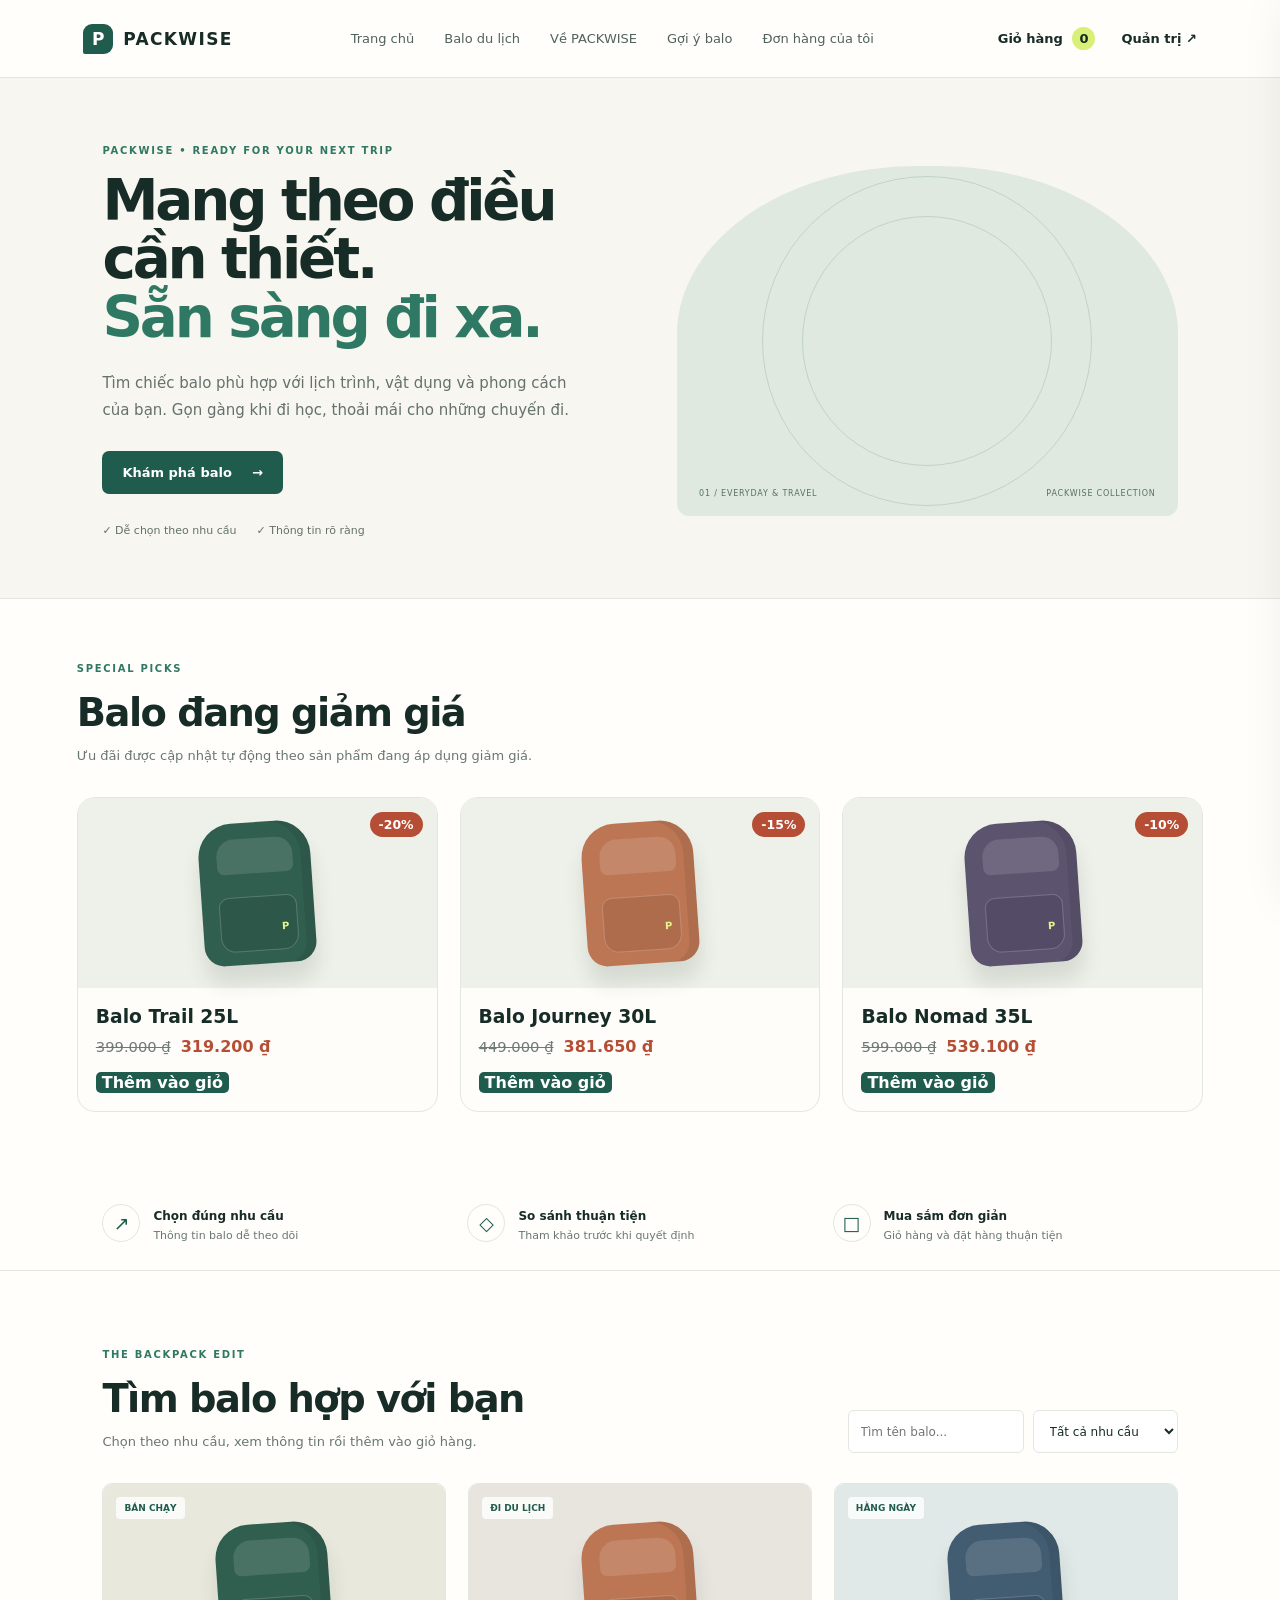
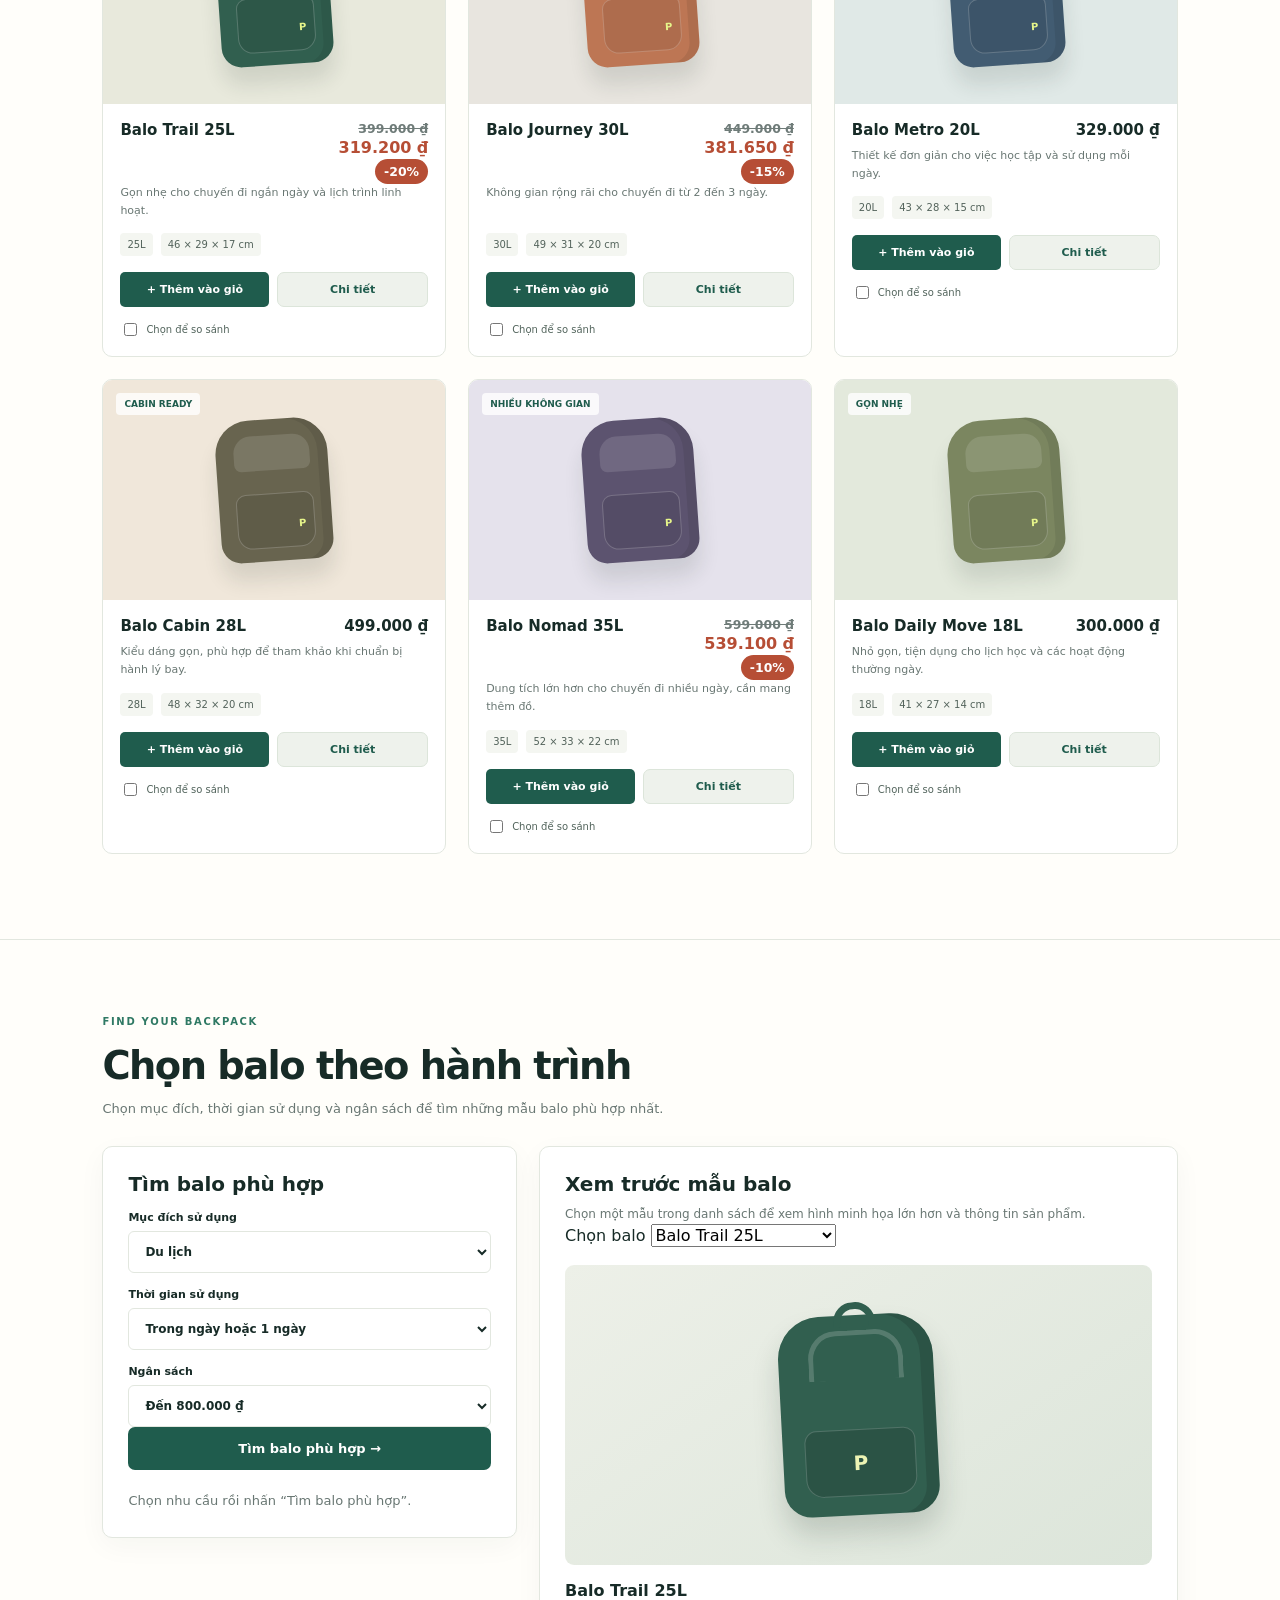
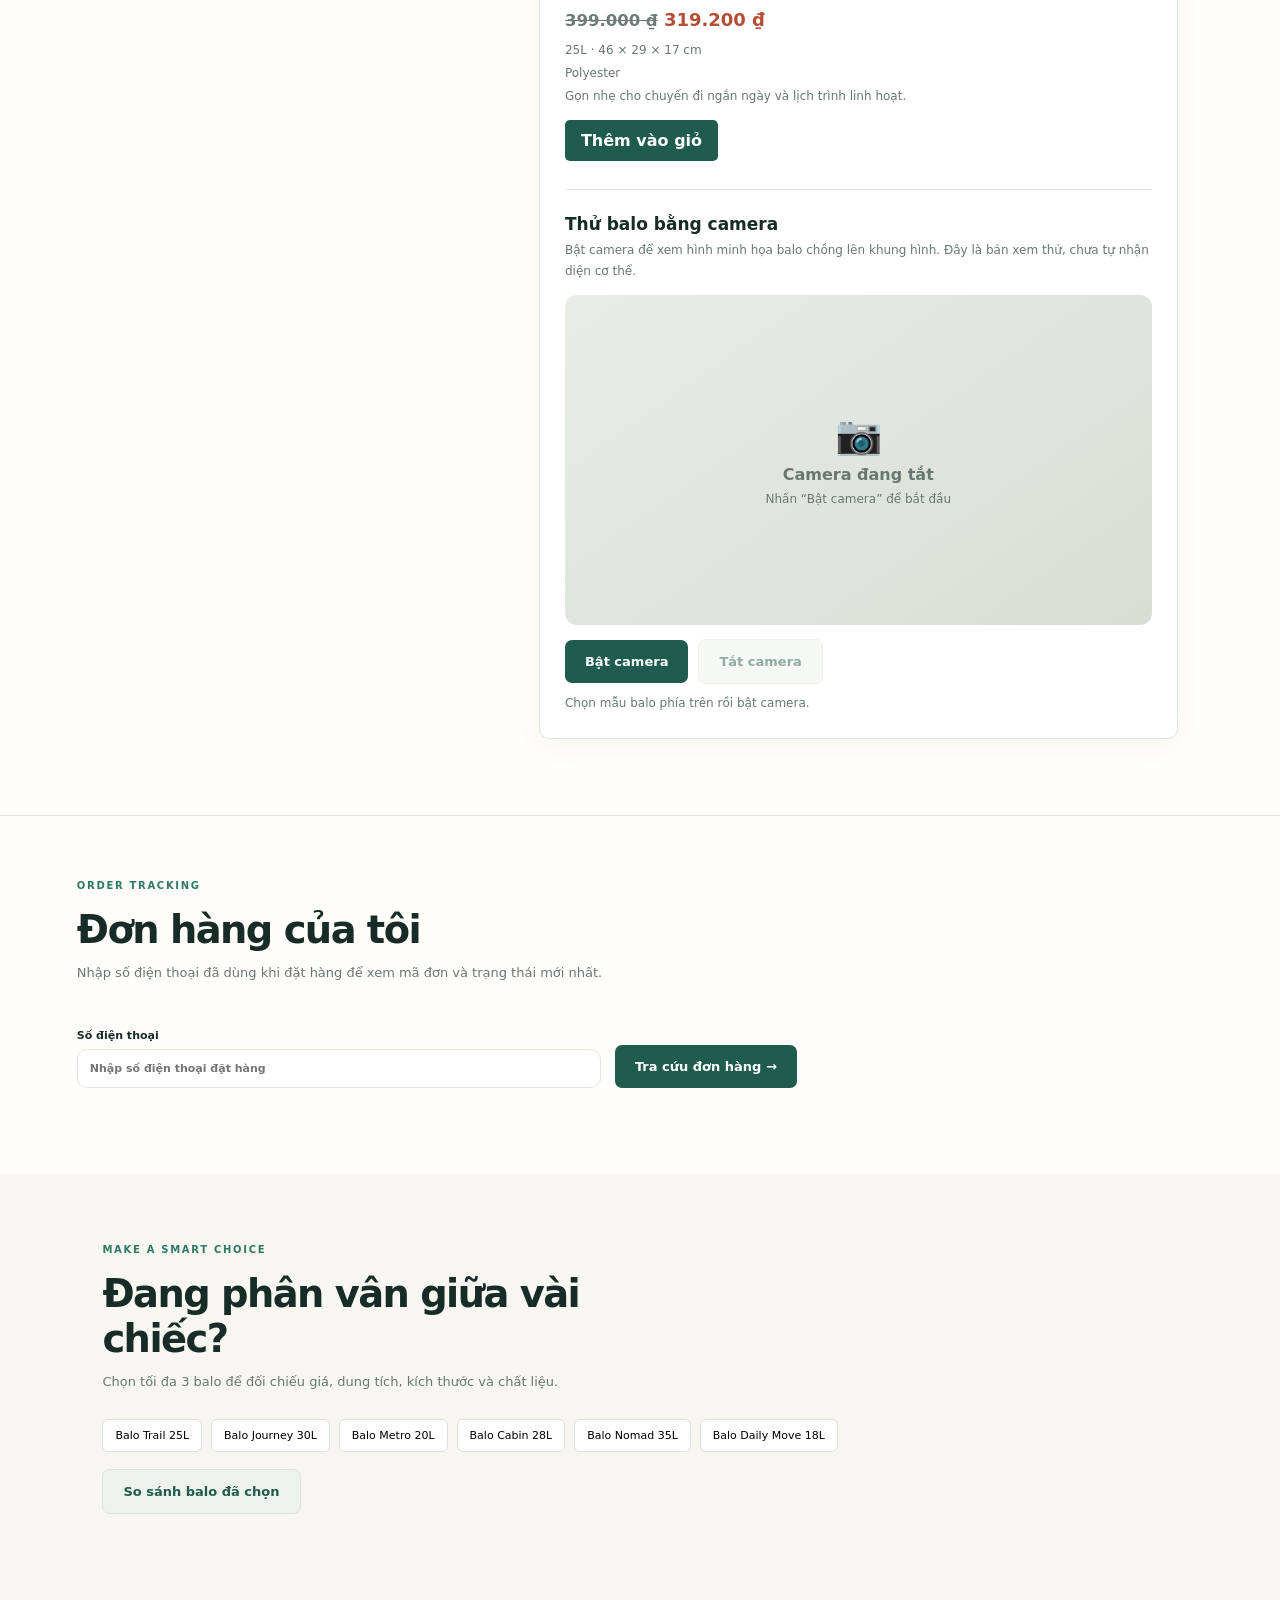
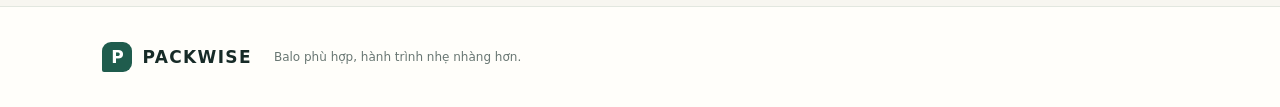
<file: index.html>
<!DOCTYPE html>
<html lang="vi">
<head>
  <meta charset="UTF-8">
  <meta name="viewport" content="width=device-width, initial-scale=1.0">
  <title>PACKWISE | Balo cho mọi hành trình</title>
  <link rel="stylesheet" href="style.css">
</head>
<body>
  <header class="site-header">
    <a class="logo" href="index.html"><span class="logo-mark">P</span> PACKWISE</a>
    <nav class="main-nav">
      <a href="#home">Trang chủ</a>
      <a href="#products">Balo du lịch</a>
      <a href="#about">Về PACKWISE</a>
      <a href="#smart-tools">Gợi ý balo</a>
      <a href="#my-orders">Đơn hàng của tôi</a>
    </nav>
    <div class="header-actions">
      <button class="icon-btn" id="cartToggle" aria-label="Mở giỏ hàng">Giỏ hàng <span id="cartCount" class="count">0</span></button>
      <a class="admin-link" href="admin.html">Quản trị ↗</a>
    </div>
  </header>

  <main>
    <section class="hero" id="home">
      <div class="hero-copy">
        <p class="eyebrow">PACKWISE • READY FOR YOUR NEXT TRIP</p>
        <h1>Mang theo điều cần thiết.<br><span>Sẵn sàng đi xa.</span></h1>
        <p class="hero-desc">Tìm chiếc balo phù hợp với lịch trình, vật dụng và phong cách của bạn. Gọn gàng khi đi học, thoải mái cho những chuyến đi.</p>
        <a class="primary-btn" href="#products">Khám phá balo <span>→</span></a>
        <div class="hero-notes"><span>✓ Dễ chọn theo nhu cầu</span><span>✓ Thông tin rõ ràng</span></div>
      </div>
      <div class="hero-visual">
        <div class="hero-bubble bubble-one"></div><div class="hero-bubble bubble-two"></div>
        <div class="hero-product">
          <div class="bag-shape"><div class="bag-pocket"></div><div class="bag-strap left"></div><div class="bag-strap right"></div><div class="bag-handle"></div></div>
          <div class="hero-sticker">GO<br>LIGHT.</div>
        </div>
        <div class="visual-caption"><span>01 / EVERYDAY & TRAVEL</span><span>PACKWISE COLLECTION</span></div>
      </div>
    </section>

    <section class="sale-section" id="sale">
      <div class="section-heading"><div><p class="eyebrow">SPECIAL PICKS</p><h2>Balo đang giảm giá</h2><p class="muted">Ưu đãi được cập nhật tự động theo sản phẩm đang áp dụng giảm giá.</p></div></div>
      <div class="sale-grid" id="saleProducts"></div>
    </section>

    <section class="benefits" id="about">
      <div><span class="benefit-icon">↗</span><div><strong>Chọn đúng nhu cầu</strong><p>Thông tin balo dễ theo dõi</p></div></div>
      <div><span class="benefit-icon">◇</span><div><strong>So sánh thuận tiện</strong><p>Tham khảo trước khi quyết định</p></div></div>
      <div><span class="benefit-icon">□</span><div><strong>Mua sắm đơn giản</strong><p>Giỏ hàng và đặt hàng thuận tiện</p></div></div>
    </section>

    <section class="products-section" id="products">
      <div class="section-heading">
        <div><p class="eyebrow">THE BACKPACK EDIT</p><h2>Tìm balo hợp với bạn</h2><p class="muted">Chọn theo nhu cầu, xem thông tin rồi thêm vào giỏ hàng.</p></div>
        <div class="product-tools">
          <input id="searchInput" type="search" placeholder="Tìm tên balo..." aria-label="Tìm tên balo">
          <select id="categoryFilter" aria-label="Lọc theo nhu cầu"><option value="all">Tất cả nhu cầu</option><option value="travel">Du lịch</option><option value="daily">Hằng ngày</option><option value="air">Đi máy bay</option></select>
        </div>
      </div>
      <div class="product-grid" id="productGrid"></div>
      <div class="empty-state hidden" id="emptyState">Không tìm thấy sản phẩm phù hợp. Thử từ khóa khác nha.</div>
    </section>


    <section class="smart-tools-section" id="smart-tools">
      <div class="section-heading smart-tools-heading">
        <div>
          <p class="eyebrow">FIND YOUR BACKPACK</p>
          <h2>Chọn balo theo hành trình</h2>
          <p class="muted">Chọn mục đích, thời gian sử dụng và ngân sách để tìm những mẫu balo phù hợp nhất.</p>
        </div>
      </div>
      <div class="smart-tools-grid">
        <section class="smart-tool-card" aria-labelledby="recommendTitle">
          <h3 id="recommendTitle">Tìm balo phù hợp</h3>
          <form id="recommendForm">
            <label>Mục đích sử dụng
              <select name="purpose" required>
                <option value="travel">Du lịch</option>
                <option value="daily">Đi học / hằng ngày</option>
                <option value="air">Đi máy bay</option>
              </select>
            </label>
            <label>Thời gian sử dụng
              <select name="duration" required>
                <option value="short">Trong ngày hoặc 1 ngày</option>
                <option value="weekend">2–3 ngày</option>
                <option value="long">Từ 4 ngày trở lên</option>
              </select>
            </label>
            <label>Ngân sách
              <select name="budget" required>
                <option value="500000">Dưới 500.000 ₫</option>
                <option value="800000" selected>Đến 800.000 ₫</option>
                <option value="1000000">Đến 1.000.000 ₫</option>
                <option value="999999999">Không giới hạn ngân sách</option>
              </select>
            </label>
            <button class="primary-btn full-btn" type="submit">Tìm balo phù hợp →</button>
          </form>
          <div id="recommendResults" class="recommend-results" aria-live="polite">
            <p class="muted">Chọn nhu cầu rồi nhấn “Tìm balo phù hợp”.</p>
          </div>
        </section>

        <section class="smart-tool-card preview-card" aria-labelledby="previewTitle">
          <h3 id="previewTitle">Xem trước mẫu balo</h3>
          <p class="muted">Chọn một mẫu trong danh sách để xem hình minh họa lớn hơn và thông tin sản phẩm.</p>
          <label>Chọn balo
            <select id="previewProductSelect" aria-label="Chọn balo để xem trước">
              <option value="">Đang tải sản phẩm...</option>
            </select>
          </label>
          <div class="product-preview-stage" id="productPreviewStage" aria-live="polite">
            <div class="preview-bag-art" id="previewBagArt" style="--bag:#315f4f">
              <div class="preview-bag-handle"></div>
              <div class="preview-bag-pocket"><span>P</span></div>
            </div>
          </div>
          <div class="preview-product-info" id="previewProductInfo">
            <p class="muted">Chọn balo để xem thông tin.</p>
          </div>
          <div class="ar-preview-panel" aria-labelledby="arPreviewTitle">
            <div class="ar-preview-heading">
              <h4 id="arPreviewTitle">Thử balo bằng camera</h4>
              <p class="muted">Bật camera để xem hình minh họa balo chồng lên khung hình. Đây là bản xem thử, chưa tự nhận diện cơ thể.</p>
            </div>
            <div class="ar-camera-stage" id="arCameraStage">
              <video id="arCameraVideo" autoplay playsinline muted></video>
              <div class="ar-camera-placeholder" id="arCameraPlaceholder"><span>📷</span><p>Camera đang tắt</p><small>Nhấn “Bật camera” để bắt đầu</small></div>
              <div class="ar-bag-overlay" id="arBagOverlay" aria-hidden="true"><div class="ar-bag-handle"></div><div class="ar-bag-pocket"><span>P</span></div></div>
            </div>
            <div class="ar-camera-actions"><button type="button" class="primary-btn" id="arStartCamera">Bật camera</button><button type="button" class="secondary-btn" id="arStopCamera" disabled>Tắt camera</button><span id="arCameraMessage" class="muted" aria-live="polite">Chọn mẫu balo phía trên rồi bật camera.</span></div>
          </div>
        </section>
      </div>
    </section>

    <section class="order-lookup-section" id="my-orders">
      <div class="section-heading"><div><p class="eyebrow">ORDER TRACKING</p><h2>Đơn hàng của tôi</h2><p class="muted">Nhập số điện thoại đã dùng khi đặt hàng để xem mã đơn và trạng thái mới nhất.</p></div></div>
      <form id="orderLookupForm" class="order-lookup-form"><label>Số điện thoại<input name="phone" required inputmode="tel" placeholder="Nhập số điện thoại đặt hàng"></label><button class="primary-btn" type="submit">Tra cứu đơn hàng →</button></form>
      <div id="orderLookupResults" class="order-lookup-results" aria-live="polite"></div>
    </section>

    <section class="compare-section">
      <div class="compare-intro"><p class="eyebrow">MAKE A SMART CHOICE</p><h2>Đang phân vân giữa vài chiếc?</h2><p class="muted">Chọn tối đa 3 balo để đối chiếu giá, dung tích, kích thước và chất liệu.</p></div>
      <div id="comparePicker" class="compare-picker"></div>
      <button class="secondary-btn" id="compareBtn">So sánh balo đã chọn</button>
      <div id="compareResult" class="compare-result"></div>
    </section>
  </main>

  <footer class="footer"><a class="logo" href="#home"><span class="logo-mark">P</span> PACKWISE</a><p>Balo phù hợp, hành trình nhẹ nhàng hơn.</p></footer>

  <div class="drawer-backdrop hidden" id="drawerBackdrop"></div>
  <aside class="cart-drawer" id="cartDrawer" aria-label="Giỏ hàng">
    <div class="drawer-head"><div><p class="eyebrow">YOUR BAG</p><h2>Giỏ hàng</h2></div><button class="close-btn" id="closeCart" aria-label="Đóng giỏ hàng">×</button></div>
    <div id="cartItems" class="cart-items"></div>
    <div class="cart-bottom"><div class="total-row"><span>Tạm tính</span><strong id="cartTotal">0 ₫</strong></div><button class="primary-btn full-btn" id="checkoutBtn">Tiến hành đặt hàng →</button></div>
  </aside>

  <div class="modal-backdrop hidden" id="checkoutModal">
    <div class="modal">
      <button class="close-btn modal-close" id="closeCheckout" aria-label="Đóng">×</button>
      <p class="eyebrow">ONE LAST STEP</p><h2>Thông tin đặt hàng</h2>
      <form id="checkoutForm">
        <label>Họ và tên<input name="customerName" required placeholder="Nhập họ tên"></label>
        <label>Số điện thoại<input name="phone" required inputmode="tel" placeholder="Nhập số điện thoại"></label>
        <label>Địa chỉ nhận hàng<textarea name="address" required rows="2" placeholder="Số nhà, đường, phường..."></textarea></label>
        <div class="coupon-box"><label>Mã giảm giá<select id="couponSelect" name="coupon"><option value="">Không sử dụng mã</option><option value="PACK10">PACK10 — giảm 10%</option><option value="PACK15">PACK15 — giảm 15%</option><option value="PACK20">PACK20 — giảm 20%</option></select></label><button class="secondary-btn" id="applyCouponBtn" type="button">Áp dụng mã</button><p id="couponMessage" class="muted" aria-live="polite">Chọn mã rồi nhấn “Áp dụng mã”.</p></div>
        <div class="checkout-totals"><div><span>Tạm tính</span><strong id="checkoutSubtotal">0 ₫</strong></div><div><span>Giảm giá mã</span><strong id="checkoutDiscount">0 ₫</strong></div><div class="checkout-final"><span>Thành tiền</span><strong id="checkoutTotal">0 ₫</strong></div></div>
        <button class="primary-btn full-btn" type="submit">Xác nhận đơn hàng</button>
      </form>
      
    </div>
  </div>
  <div class="toast" id="toast" role="status"></div>
  <script src="script.js"></script>
</body>
</html>
</file>
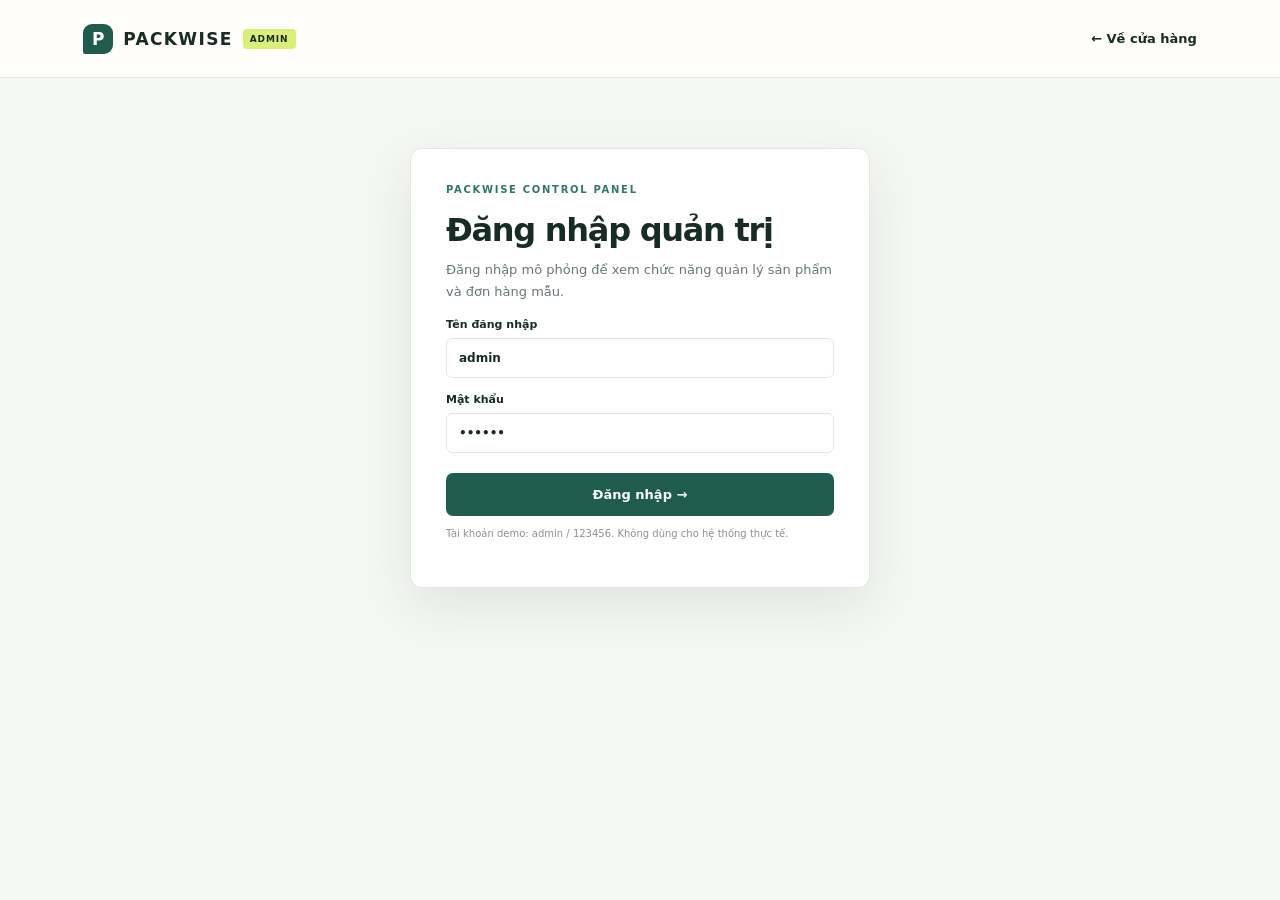
<file: admin.html>
<!DOCTYPE html>
<html lang="vi">
<head>
  <meta charset="UTF-8"><meta name="viewport" content="width=device-width, initial-scale=1.0">
  <title>Quản trị | PACKWISE</title><link rel="stylesheet" href="style.css">
</head>
<body class="admin-body">
  <header class="site-header admin-header"><a class="logo" href="index.html"><span class="logo-mark">P</span> PACKWISE <span class="admin-tag">ADMIN</span></a><a class="admin-link" href="index.html">← Về cửa hàng</a></header>
  <main class="admin-main">
    <section class="login-card" id="loginPanel">
      <p class="eyebrow">PACKWISE CONTROL PANEL</p><h1>Đăng nhập quản trị</h1><p class="muted">Đăng nhập mô phỏng để xem chức năng quản lý sản phẩm và đơn hàng mẫu.</p>
      <form id="loginForm"><label>Tên đăng nhập<input name="username" required value="admin"></label><label>Mật khẩu<input name="password" type="password" required value="123456"></label><button class="primary-btn full-btn" type="submit">Đăng nhập →</button></form>
      <p class="tiny-note">Tài khoản demo: admin / 123456. Không dùng cho hệ thống thực tế.</p>
    </section>
    <section id="adminPanel" class="hidden">
      <div class="admin-title"><div><p class="eyebrow">CONTROL PANEL</p><h1>Quản lý PACKWISE</h1><p class="muted">Dữ liệu mẫu được lưu trong trình duyệt này.</p></div><button class="secondary-btn" id="logoutBtn">Đăng xuất</button></div>
      <div class="admin-stats"><div><span>Sản phẩm đang hiển thị</span><strong id="visibleProducts">0</strong></div><div><span>Đơn hàng mẫu</span><strong id="orderCount">0</strong></div><div><span>Giá trị đơn hàng mẫu</span><strong id="orderValue">0 ₫</strong></div></div>
      <div class="admin-columns">
        <section class="admin-card"><h2 id="formTitle">Thêm sản phẩm</h2><form id="productForm">
          <input type="hidden" name="id"><label>Tên sản phẩm<input name="name" required placeholder="Ví dụ: Balo Trek 30L"></label>
          <div class="form-row"><label>Giá bán (₫)<input name="price" type="number" min="0" required placeholder="690000"></label><label>Dung tích (L)<input name="capacity" type="number" min="1" required placeholder="25"></label></div>
          <div class="form-row"><label>Kích thước<input name="size" required placeholder="48 × 30 × 18 cm"></label><label>Chất liệu<input name="material" required placeholder="Polyester"></label></div>
          <label>Nhóm nhu cầu<select name="category"><option value="travel">Du lịch</option><option value="daily">Hằng ngày</option><option value="air">Đi máy bay</option></select></label>
          <label>Mô tả<textarea name="description" rows="2" placeholder="Mô tả ngắn về sản phẩm"></textarea></label>
          <div class="form-row"><button class="primary-btn" type="submit">Lưu sản phẩm</button><button class="secondary-btn" type="button" id="resetProductForm">Làm mới</button></div>
        </form></section>
        <section class="admin-card"><h2>Danh sách sản phẩm</h2><div id="adminProductList" class="admin-product-list"></div></section>
      </div>
      <section class="admin-card orders-card"><h2>Đơn hàng mô phỏng</h2><div id="adminOrders"></div></section>
    </section>
  </main>
  <div class="toast" id="toast" role="status"></div><script src="script.js"></script>
</body></html>
</file>
<file: style.css>
:root{--ink:#172b27;--green:#1f5c4d;--green2:#2f7964;--lime:#d8f078;--cream:#f7f6f0;--paper:#fffefa;--muted:#697773;--line:#e2e7df;--orange:#f3a66c;--shadow:0 18px 50px rgba(25,54,45,.09)}
*{box-sizing:border-box}html{scroll-behavior:smooth}body{margin:0;background:var(--paper);color:var(--ink);font-family:Inter,ui-sans-serif,system-ui,-apple-system,"Segoe UI",sans-serif}a{color:inherit;text-decoration:none}button,input,select,textarea{font:inherit}button{cursor:pointer}.site-header{height:78px;padding:0 6.5%;display:flex;align-items:center;justify-content:space-between;border-bottom:1px solid var(--line);background:rgba(255,254,250,.94);gap:24px;position:sticky;top:0;z-index:10;backdrop-filter:blur(12px)}.logo{font-weight:900;letter-spacing:.08em;display:flex;align-items:center;gap:10px;font-size:17px;white-space:nowrap}.logo-mark{width:30px;height:30px;display:grid;place-items:center;background:var(--green);color:white;border-radius:9px 9px 9px 2px;letter-spacing:0}.main-nav{display:flex;gap:30px;color:#51625c;font-size:13px}.main-nav a:hover,.admin-link:hover{color:var(--green2)}.header-actions{display:flex;align-items:center;gap:20px}.icon-btn{border:0;background:none;color:var(--ink);font-weight:700;font-size:13px}.count{display:inline-grid;place-items:center;background:var(--lime);width:23px;height:23px;border-radius:50%;margin-left:5px}.admin-link{font-size:13px;font-weight:750;white-space:nowrap}.hero{padding:64px 8% 58px;display:grid;grid-template-columns:1.02fr .98fr;align-items:center;gap:5%;min-height:520px;background:var(--cream);overflow:hidden}.eyebrow{font-size:10px;letter-spacing:.17em;font-weight:850;color:var(--green2);margin:0 0 16px}.hero h1{font-size:clamp(36px,4.4vw,64px);line-height:1.04;letter-spacing:-.055em;margin:0;max-width:610px}.hero h1 span{color:var(--green2)}.hero-desc{font-size:15px;line-height:1.8;color:#64716c;max-width:475px;margin:23px 0 27px}.primary-btn,.secondary-btn{display:inline-flex;align-items:center;justify-content:center;gap:20px;padding:14px 20px;border:0;border-radius:7px;background:var(--green);color:white;font-weight:750;font-size:13px;transition:.2s}.primary-btn:hover{background:var(--green2);transform:translateY(-1px)}.secondary-btn{background:#eef2ec;color:var(--green);border:1px solid #dce5da}.secondary-btn:hover{background:#e2eadf}.hero-notes{display:flex;gap:20px;margin-top:30px;color:#63716a;font-size:11px}.hero-visual{min-height:350px;position:relative;background:#dfe9df;border-radius:48% 48% 12px 12px;display:grid;place-items:center;overflow:hidden}.hero-bubble{position:absolute;border-radius:50%;border:1px solid rgba(31,92,77,.16)}.bubble-one{width:330px;height:330px}.bubble-two{width:250px;height:250px}.hero-product{position:relative;width:230px;height:270px;display:grid;place-items:center;filter:drop-shadow(0 24px 14px rgba(21,53,43,.2))}.bag-shape{width:175px;height:218px;position:relative;background:linear-gradient(130deg,#315f4f,#173d33);border-radius:58px 58px 32px 32px;transform:rotate(-5deg);box-shadow:inset -16px 0 0 rgba(0,0,0,.1),inset 8px 0 0 rgba(255,255,255,.09)}.bag-shape:before{content:"";position:absolute;left:24px;right:24px;top:24px;height:52px;border-radius:24px 24px 12px 12px;background:#477966;border:1px solid rgba(255,255,255,.14)}.bag-pocket{position:absolute;left:24px;right:24px;bottom:23px;height:87px;background:#285342;border-radius:15px 15px 23px 23px;border:1px solid rgba(255,255,255,.13)}.bag-pocket:after{content:"P";position:absolute;right:13px;top:15px;color:#d8f078;font-weight:900;font-size:15px}.bag-strap{position:absolute;top:63px;width:20px;height:138px;background:#1b4437;border-radius:15px;z-index:-1}.bag-strap.left{left:-10px;transform:rotate(7deg)}.bag-strap.right{right:-10px;transform:rotate(-7deg)}.bag-handle{position:absolute;width:48px;height:28px;border:7px solid #214b3c;border-bottom:0;border-radius:20px 20px 0 0;top:-17px;left:64px}.hero-sticker{position:absolute;right:-4px;top:30px;background:var(--lime);color:var(--green);width:65px;height:65px;display:grid;place-items:center;text-align:center;border-radius:50%;font-size:11px;font-weight:950;transform:rotate(10deg)}.visual-caption{position:absolute;bottom:18px;left:22px;right:22px;display:flex;justify-content:space-between;font-size:8px;letter-spacing:.1em;color:#577166}.benefits{padding:28px 8%;display:grid;grid-template-columns:repeat(3,1fr);gap:20px;border-bottom:1px solid var(--line)}.benefits>div{display:flex;align-items:center;gap:13px}.benefit-icon{width:38px;height:38px;border:1px solid var(--line);border-radius:50%;display:grid;place-items:center;color:var(--green);font-size:19px}.benefits strong{font-size:12px}.benefits p{font-size:11px;color:var(--muted);margin:5px 0 0}.products-section{padding:78px 8% 85px}.section-heading{display:flex;justify-content:space-between;align-items:end;gap:25px;margin-bottom:30px}.section-heading h2,.compare-intro h2{font-size:clamp(27px,3vw,39px);letter-spacing:-.04em;margin:0 0 10px}.muted{color:var(--muted);font-size:13px;line-height:1.7;margin:0}.product-tools{display:flex;gap:9px}.product-tools input,.product-tools select{height:43px;border:1px solid var(--line);border-radius:6px;padding:0 12px;background:white;color:var(--ink);font-size:12px;min-width:145px;outline-color:var(--green2)}.product-grid{display:grid;grid-template-columns:repeat(3,minmax(0,1fr));gap:22px}.product-card{border:1px solid var(--line);border-radius:10px;overflow:hidden;background:white;transition:.2s;position:relative}.product-card:hover{transform:translateY(-4px);box-shadow:var(--shadow)}.product-art{height:220px;display:grid;place-items:center;position:relative;overflow:hidden;background:#e8eee6}.product-art.tone-1{background:#e8e9dc}.product-art.tone-2{background:#e8e5df}.product-art.tone-3{background:#e0e9e7}.product-art.tone-4{background:#f0e7da}.product-art.tone-5{background:#e5e2ec}.product-art.tone-6{background:#e3e9dc}.mini-bag{position:relative;width:112px;height:142px;background:var(--bag,#315f4f);border-radius:34px 34px 20px 20px;box-shadow:inset -10px 0 rgba(0,0,0,.08),0 18px 20px rgba(30,53,43,.12);transform:rotate(-4deg)}.mini-bag:before{content:"";position:absolute;left:18px;right:18px;top:16px;height:35px;border-radius:17px 17px 7px 7px;background:rgba(255,255,255,.12)}.mini-bag:after{content:"";position:absolute;left:17px;right:17px;bottom:13px;height:53px;border-radius:10px 10px 15px 15px;border:1px solid rgba(255,255,255,.2);background:rgba(0,0,0,.08)}.mini-bag .mini-label{position:absolute;z-index:1;bottom:31px;right:26px;color:#e6f58a;font-size:10px;font-weight:900}.product-tag{position:absolute;top:13px;left:13px;background:rgba(255,255,255,.8);border-radius:4px;padding:6px 8px;font-size:9px;font-weight:800;color:var(--green)}.product-info{padding:17px}.product-topline{display:flex;justify-content:space-between;gap:8px;align-items:start}.product-info h3{font-size:15px;margin:0 0 8px}.product-price{font-size:15px;font-weight:850;white-space:nowrap}.product-description{font-size:11px;line-height:1.6;color:var(--muted);min-height:35px;margin:0 0 14px}.spec-row{display:flex;gap:8px;flex-wrap:wrap;margin-bottom:16px}.spec-pill{font-size:10px;color:#53635b;background:#f4f6f1;border-radius:4px;padding:6px 7px}.product-actions{display:flex;gap:8px}.product-actions button{flex:1;padding:10px 7px;font-size:11px}.add-btn{border:0;background:var(--green);color:white;border-radius:5px;font-weight:750}.compare-check{display:flex;align-items:center;gap:6px;font-size:10px;color:#52645c;margin-top:13px}.compare-check input{accent-color:var(--green)}.empty-state{padding:40px;text-align:center;color:var(--muted)}.compare-section{background:var(--cream);padding:70px 8%}.compare-intro{max-width:570px;margin-bottom:25px}.compare-picker{display:flex;flex-wrap:wrap;gap:9px;margin-bottom:17px}.compare-chip{padding:9px 12px;border:1px solid #dce4d9;border-radius:6px;background:white;font-size:11px}.compare-chip.selected{background:var(--green);color:white;border-color:var(--green)}.compare-result{margin-top:22px;overflow-x:auto}.compare-table{border-collapse:collapse;width:100%;background:white;font-size:12px}.compare-table th,.compare-table td{border:1px solid var(--line);padding:13px;text-align:left;min-width:130px}.compare-table th{background:#eaf0e7}.footer{padding:35px 8%;display:flex;align-items:center;gap:22px;flex-wrap:wrap;border-top:1px solid var(--line)}.footer p{font-size:12px;color:var(--muted);margin:0}.footer small{font-size:10px;color:#89938e;margin-left:auto}.drawer-backdrop,.modal-backdrop{position:fixed;inset:0;background:rgba(13,30,25,.42);z-index:20}.cart-drawer{position:fixed;right:0;top:0;height:100vh;width:min(440px,100%);background:var(--paper);z-index:21;padding:28px;display:flex;flex-direction:column;transform:translateX(105%);transition:transform .25s ease;box-shadow:-15px 0 45px rgba(0,0,0,.08)}.cart-drawer.open{transform:translateX(0)}.drawer-head{display:flex;justify-content:space-between;align-items:center;border-bottom:1px solid var(--line);padding-bottom:18px}.drawer-head h2,.modal h2{margin:0;font-size:27px;letter-spacing:-.04em}.close-btn{border:0;background:#eef1eb;border-radius:50%;width:35px;height:35px;font-size:24px;color:var(--ink)}.cart-items{overflow:auto;flex:1;padding:10px 0}.cart-line{display:grid;grid-template-columns:65px 1fr auto;gap:12px;padding:15px 0;border-bottom:1px solid var(--line);align-items:center}.cart-thumb{height:65px;background:#e4ebe1;border-radius:7px;display:grid;place-items:center}.cart-thumb .mini-bag{width:33px;height:43px;border-radius:12px 12px 7px 7px}.cart-thumb .mini-bag:before{display:none}.cart-thumb .mini-bag:after{left:5px;right:5px;bottom:4px;height:16px}.cart-line h4{font-size:12px;margin:0 0 5px}.cart-line p{font-size:11px;color:var(--muted);margin:0 0 7px}.qty-controls{display:flex;align-items:center;gap:8px}.qty-controls button{border:1px solid var(--line);background:white;border-radius:4px;width:25px;height:25px}.remove-btn{border:0;background:none;color:#a65b48;font-size:10px;margin-top:5px;padding:0}.cart-bottom{border-top:1px solid var(--line);padding-top:17px}.total-row{display:flex;justify-content:space-between;margin-bottom:17px;font-size:13px}.total-row strong{font-size:17px}.full-btn{width:100%}.tiny-note{font-size:10px;color:#89938e;line-height:1.6}.modal-backdrop{display:grid;place-items:center;padding:20px}.modal{background:var(--paper);border-radius:12px;padding:32px;width:min(480px,100%);position:relative;max-height:90vh;overflow:auto;box-shadow:var(--shadow)}.modal-close{position:absolute;right:20px;top:20px}form label{display:block;font-size:11px;font-weight:750;margin:15px 0 0}form label input,form label textarea,form label select{display:block;width:100%;margin-top:7px;border:1px solid var(--line);border-radius:6px;padding:12px;background:white;font-size:12px;outline-color:var(--green2);color:var(--ink)}.modal form .primary-btn{margin-top:18px}.toast{position:fixed;bottom:22px;left:50%;transform:translate(-50%,20px);opacity:0;pointer-events:none;background:var(--ink);color:white;padding:12px 18px;border-radius:7px;font-size:12px;z-index:50;transition:.2s;box-shadow:var(--shadow)}.toast.show{opacity:1;transform:translate(-50%,0)}.hidden{display:none!important}
/* Admin */
.admin-body{background:#f5f7f2;min-height:100vh}.admin-header{position:static}.admin-tag{font-size:9px;background:var(--lime);padding:5px 7px;border-radius:4px;letter-spacing:.1em}.admin-main{max-width:1200px;margin:45px auto;padding:0 24px 60px}.login-card{max-width:460px;margin:70px auto;background:white;padding:35px;border:1px solid var(--line);border-radius:12px;box-shadow:var(--shadow)}.login-card h1,.admin-title h1{font-size:32px;letter-spacing:-.04em;margin:0 0 10px}.login-card form .primary-btn{margin-top:20px}.admin-title{display:flex;justify-content:space-between;align-items:center;margin-bottom:25px;gap:20px}.admin-stats{display:grid;grid-template-columns:repeat(3,1fr);gap:15px;margin-bottom:22px}.admin-stats>div{background:white;border:1px solid var(--line);border-radius:9px;padding:19px}.admin-stats span{display:block;color:var(--muted);font-size:11px;margin-bottom:12px}.admin-stats strong{font-size:24px}.admin-columns{display:grid;grid-template-columns:.85fr 1.15fr;gap:18px;align-items:start}.admin-card{background:white;border:1px solid var(--line);border-radius:9px;padding:22px;margin-bottom:18px}.admin-card h2{font-size:17px;margin:0 0 14px}.admin-card form label{margin-top:12px}.form-row{display:grid;grid-template-columns:1fr 1fr;gap:10px}.form-row button{margin-top:16px}.admin-product-list{display:flex;flex-direction:column}.admin-product-row{display:grid;grid-template-columns:1fr auto;gap:12px;padding:13px 0;border-bottom:1px solid var(--line);align-items:center}.admin-product-row:last-child{border-bottom:0}.admin-product-row strong{font-size:12px;display:block;margin-bottom:5px}.admin-product-row small{color:var(--muted);font-size:10px}.admin-row-actions{display:flex;gap:5px;flex-wrap:wrap;justify-content:flex-end}.admin-row-actions button,.status-select{border:1px solid var(--line);background:white;padding:7px 8px;border-radius:4px;font-size:10px}.admin-row-actions .danger{color:#a24c3e}.admin-product-row.is-hidden{opacity:.55}.orders-card{overflow-x:auto}.orders-table{width:100%;border-collapse:collapse;font-size:11px}.orders-table th,.orders-table td{text-align:left;padding:12px;border-bottom:1px solid var(--line);white-space:nowrap}.orders-table th{color:var(--muted);font-weight:700}.status-select{max-width:140px}.admin-empty{padding:18px;color:var(--muted);font-size:12px}
@media(max-width:850px){.site-header{padding:0 5%;height:68px}.main-nav{display:none}.hero{padding:45px 6%;grid-template-columns:1fr;gap:35px}.hero-visual{min-height:320px}.benefits{padding:22px 6%;gap:15px}.products-section,.compare-section{padding:55px 6%}.section-heading{align-items:start;flex-direction:column}.product-tools{width:100%}.product-tools input{flex:1;min-width:0}.product-grid{grid-template-columns:repeat(2,minmax(0,1fr))}.admin-main{padding:0 16px 45px}.admin-columns{grid-template-columns:1fr}.footer small{margin-left:0;width:100%}}
@media(max-width:540px){.header-actions{gap:8px}.admin-link{font-size:11px}.logo{font-size:14px}.hero h1{font-size:39px}.hero-notes{flex-direction:column;gap:8px}.benefits{grid-template-columns:1fr;gap:17px}.product-grid{grid-template-columns:1fr}.product-art{height:235px}.product-tools{flex-direction:column}.product-tools input,.product-tools select{width:100%;height:42px}.footer{align-items:flex-start;flex-direction:column}.footer small{margin:0}.admin-stats{grid-template-columns:1fr}.admin-title{align-items:flex-start;flex-direction:column}.form-row{grid-template-columns:1fr}.admin-product-row{grid-template-columns:1fr}.admin-row-actions{justify-content:flex-start}.login-card{padding:24px;margin:35px auto}.cart-drawer{padding:20px}}


/* Product finder and static product preview */
.smart-tools-section{padding:76px 8%;background:#fffefa;border-top:1px solid var(--line)}
.smart-tools-heading{margin-bottom:26px}
.smart-tools-grid{display:grid;grid-template-columns:1fr 1fr;gap:22px;align-items:start}
.smart-tool-card{background:white;border:1px solid var(--line);border-radius:10px;padding:25px;box-shadow:0 8px 28px rgba(28,48,38,.04)}
.smart-tool-card h3{font-size:20px;margin:0 0 8px}
.smart-tool-card>.muted{font-size:12px;line-height:1.7}
.recommend-results{margin-top:20px}
.recommend-list{display:grid;gap:12px;margin-top:12px}
.recommend-item{display:grid;grid-template-columns:70px 1fr;gap:13px;align-items:center;padding:12px;border:1px solid var(--line);border-radius:8px}
.recommend-art{height:78px;border-radius:7px;background:#e8eee6;display:grid;place-items:center;overflow:hidden}
.recommend-art .mini-bag{width:42px;height:55px;border-radius:14px 14px 8px 8px}
.recommend-art .mini-bag:before{left:7px;right:7px;top:7px;height:14px}
.recommend-art .mini-bag:after{left:7px;right:7px;bottom:5px;height:19px}
.recommend-item h4{font-size:13px;margin:0 0 5px}
.recommend-item p{font-size:11px;color:var(--muted);margin:0 0 8px;line-height:1.5}
.recommend-item .add-btn{padding:8px 10px;font-size:11px}
.recommend-empty{padding:14px;background:#f7f6f0;border-radius:7px;color:var(--muted);font-size:12px;line-height:1.6;margin:10px 0}
.preview-card>label{margin-top:14px}
.product-preview-stage{min-height:300px;margin-top:18px;border-radius:9px;background:linear-gradient(145deg,#edf0e8,#dce5da);display:grid;place-items:center;overflow:hidden}
.preview-bag-art{position:relative;width:155px;height:200px;border-radius:42px 42px 27px 27px;background:var(--bag,#315f4f);box-shadow:inset -13px 0 rgba(0,0,0,.12),0 18px 28px rgba(30,48,37,.18);transform:rotate(-3deg)}
.preview-bag-art:before{content:"";position:absolute;top:15px;left:30px;right:30px;height:45px;border:5px solid rgba(255,255,255,.18);border-bottom:0;border-radius:28px 28px 0 0}
.preview-bag-handle{position:absolute;top:-13px;left:57px;width:42px;height:25px;border:7px solid var(--bag,#315f4f);border-bottom:0;border-radius:20px 20px 0 0}
.preview-bag-pocket{position:absolute;left:22px;right:22px;bottom:19px;height:67px;border-radius:12px 12px 18px 18px;background:rgba(0,0,0,.12);border:1px solid rgba(255,255,255,.18);display:grid;place-items:center}
.preview-bag-pocket span{font-weight:900;font-size:20px;color:#edf4b4}
.preview-product-info{padding-top:16px}
.preview-product-info h4{font-size:16px;margin:0 0 5px}
.preview-product-info p{font-size:12px;line-height:1.6;margin:4px 0;color:var(--muted)}
.preview-product-info .preview-price{font-size:18px;font-weight:800;color:var(--ink);margin:6px 0}
.preview-product-info .add-btn{padding:11px 16px;margin-top:10px}
@media(max-width:850px){.smart-tools-section{padding:55px 6%}.smart-tools-grid{grid-template-columns:1fr}}
@media(max-width:540px){.smart-tool-card{padding:18px}.product-preview-stage{min-height:260px}.recommend-item{grid-template-columns:60px 1fr}.recommend-art{height:68px}.smart-tools-grid{gap:15px}}

/* Sale products, coupon checkout and customer order lookup */
.sale-section,.order-lookup-section{padding:64px 6%;border-top:1px solid var(--line,#e2e5df)}
.sale-grid{display:grid;grid-template-columns:repeat(3,minmax(0,1fr));gap:22px}
.sale-card{border:1px solid var(--line,#e2e5df);border-radius:18px;overflow:hidden;background:#fffdf9}
.sale-art{height:190px;background:#eef1e9;display:flex;align-items:center;justify-content:center;position:relative;color:var(--ink,#1b302b)}
.sale-art .discount-badge{position:absolute;top:14px;right:14px}
.sale-card-info{padding:18px}.sale-card-info h3{margin:0 0 10px}
.sale-prices{display:flex;align-items:center;gap:10px;flex-wrap:wrap;margin-bottom:16px}
.old-price{text-decoration:line-through;opacity:.62;font-size:.92em}.sale-price{color:#b64e35}.discount-badge{display:inline-block;background:#b64e35;color:white;padding:5px 9px;border-radius:999px;font-size:.78rem;font-weight:700}
.product-price{display:flex;flex-direction:column;align-items:flex-end;gap:2px}.product-price .old-price{font-size:.78rem}.product-price .sale-price{font-size:1rem}
.order-lookup-form{display:flex;align-items:flex-end;gap:14px;max-width:720px}.order-lookup-form label{flex:1}.order-lookup-form input,.coupon-box select{width:100%;padding:12px;border:1px solid var(--line,#d8ddd5);border-radius:10px;background:white;font:inherit}
.order-lookup-results{display:grid;gap:14px;margin-top:22px}.order-result-card{display:grid;grid-template-columns:minmax(150px,.7fr) 2fr;gap:20px;padding:20px;border:1px solid var(--line,#e2e5df);border-radius:14px;background:#fffdf9}.order-result-card h3{margin:5px 0}.order-status{display:inline-block;padding:7px 12px;border-radius:999px;background:#e7efe8;color:#205b4c;margin-bottom:10px}
.coupon-box{margin:18px 0;padding:14px;border:1px solid var(--line,#e2e5df);border-radius:12px}.coupon-box label{display:block}.coupon-box button{margin-top:10px}.coupon-box p{margin:8px 0 0}.checkout-totals{display:grid;gap:10px;padding:14px 0;border-top:1px solid var(--line,#e2e5df);margin-bottom:16px}.checkout-totals>div{display:flex;justify-content:space-between;gap:12px}.checkout-totals .checkout-final{font-size:1.12rem;padding-top:10px;border-top:1px solid var(--line,#e2e5df)}
@media(max-width:760px){.sale-grid{grid-template-columns:1fr}.order-lookup-form{align-items:stretch;flex-direction:column}.order-result-card{grid-template-columns:1fr}.sale-section,.order-lookup-section{padding:42px 5%}}


/* Camera try-on panel restored alongside the static product preview */
.ar-preview-panel{margin-top:28px;padding-top:24px;border-top:1px solid var(--line,#e2e5df)}
.ar-preview-heading h4{font-size:17px;margin:0 0 6px}.ar-preview-heading p{font-size:12px;line-height:1.7;margin:0 0 14px}
.ar-camera-stage{position:relative;min-height:330px;aspect-ratio:16/9;overflow:hidden;border-radius:12px;background:linear-gradient(145deg,#e8ece5,#d7dfd5);display:grid;place-items:center}
#arCameraVideo{display:none;width:100%;height:100%;position:absolute;inset:0;object-fit:cover;transform:scaleX(-1)}#arCameraVideo.active{display:block}
.ar-camera-placeholder{position:relative;text-align:center;color:var(--muted,#718078);z-index:1}.ar-camera-placeholder span{font-size:38px}.ar-camera-placeholder p{margin:8px 0 4px;font-weight:700}.ar-camera-placeholder small{font-size:12px}.ar-camera-placeholder.hidden{display:none}
.ar-bag-overlay{display:none;position:absolute;z-index:2;width:clamp(100px,23%,175px);height:clamp(140px,43%,220px);left:50%;top:50%;transform:translate(-50%,-42%) rotate(-3deg);border-radius:34px 34px 24px 24px;background:var(--bag,#315f4f);box-shadow:inset -12px 0 rgba(0,0,0,.13),0 14px 30px rgba(0,0,0,.2);opacity:.9;pointer-events:none}
.ar-bag-overlay.visible{display:block}.ar-bag-overlay:before{content:"";position:absolute;top:12px;left:22%;right:22%;height:27%;border:5px solid rgba(255,255,255,.2);border-bottom:0;border-radius:25px 25px 0 0}.ar-bag-handle{position:absolute;top:-12px;left:38%;width:25%;height:20px;border:6px solid var(--bag,#315f4f);border-bottom:0;border-radius:18px 18px 0 0}.ar-bag-overlay .ar-bag-pocket{position:absolute;left:14%;right:14%;bottom:12%;height:32%;border-radius:12px 12px 16px 16px;background:rgba(0,0,0,.14);border:1px solid rgba(255,255,255,.2);display:grid;place-items:center}.ar-bag-overlay .ar-bag-pocket span{font-weight:900;color:#edf4b4;font-size:20px}
.ar-camera-actions{display:flex;gap:10px;align-items:center;flex-wrap:wrap;margin-top:14px}.ar-camera-actions .muted{font-size:12px;flex-basis:100%;line-height:1.6}.ar-camera-actions button:disabled{opacity:.5;cursor:not-allowed}
@media(max-width:540px){.ar-camera-stage{min-height:250px}.ar-camera-actions{align-items:stretch}.ar-camera-actions button{flex:1}}
</file>
